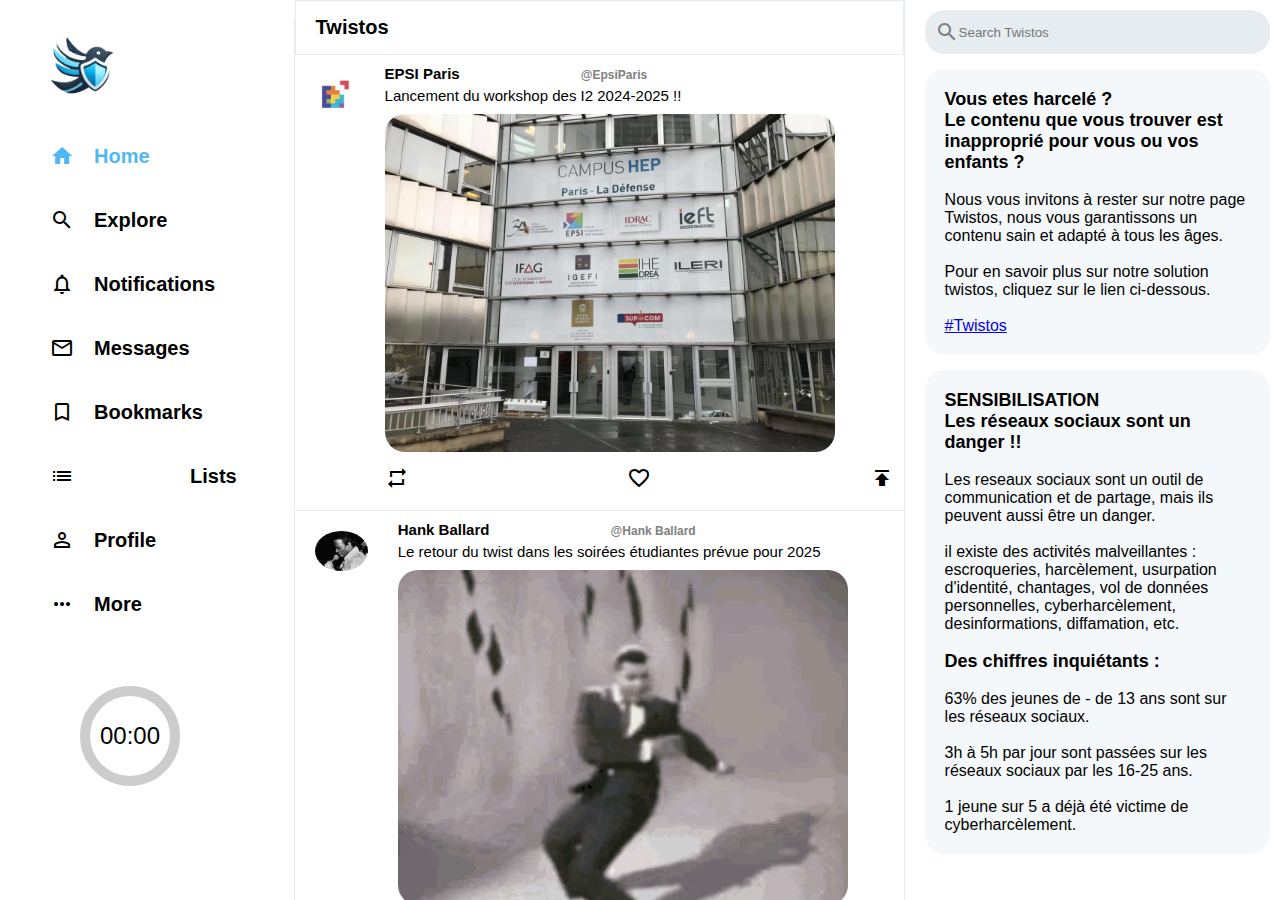
<file: twitter-clone/index.html>
<!DOCTYPE html>
<html lang="fr">
  <head>
    <meta charset="UTF-8" />
    <meta name="viewport" content="width=device-width" />
    <title>Twistos</title>
    <link rel="stylesheet" href="styles.css" />
    <link href="https://fonts.googleapis.com/icon?family=Material+Icons" rel="stylesheet" />
  </head>
  <body>
    <!-- sidebar starts -->
    <div class="sidebar">
        <img src=images/DALL_E-2024-10-15-11.08-removebg-preview.png alt="Twitter Logo" class="sidebar__twitterLogo" id="logo"/>
      <div class="sidebarOption active">
        <span class="material-icons"> home </span>
        <h2>Home</h2>
      </div>

      <div class="sidebarOption">
        <span class="material-icons"> search </span>
        <h2>Explore</h2>
      </div>

      <div class="sidebarOption">
        <span class="material-icons"> notifications_none </span>
        <h2>Notifications</h2>
      </div>

      <div class="sidebarOption">
        <span class="material-icons"> mail_outline </span>
        <h2>Messages</h2>
      </div>

      <div class="sidebarOption">
        <span class="material-icons"> bookmark_border </span>
        <h2>Bookmarks</h2>
      </div>

      <div class="sidebarOption">
        <span class="material-icons"> list_alt </span>
        <h2>Lists</h2>
      </div>

      <div class="sidebarOption">
        <span class="material-icons"> perm_identity </span>
        <h2>Profile</h2>
      </div>

      <div class="sidebarOption">
        <span class="material-icons"> more_horiz </span>
        <h2>More</h2>
      </div>

      <div id="count" class="countdown">
        <div class="circle">
          <svg>
            <circle cx="50%" cy="50%" r="45%"></circle>
            <circle cx="50%" cy="50%" r="45%" id="progress"></circle>
          </svg>
          <div class="time" id="time">00:00</div>
        </div>
      </div>

      <script>
        // je récupère la valeur du temps pour totaltime sous cette forme : index.html?valeur=" + valeurRange, comment faire pour récuperer la valeur de valeurRange ?*
        const urlParams = new URLSearchParams(window.location.search);
        let choix = urlParams.get('valeur');
        choix = choix * 60; // Convertir les secondes en minutes
        const totalTime = choix; // Temps en secondes
        let timeLeft = totalTime;

        const timeDisplay = document.getElementById('time');
        const progressCircle = document.getElementById('progress');
        const circumference = 2 * Math.PI * 90; // 90 = r * 2 (45% du diamètre)
        progressCircle.style.strokeDasharray = `${circumference}`;
        progressCircle.style.strokeDashoffset = `${circumference}`;

        function updateCountdown() {
          const minutes = Math.floor(timeLeft / 60);
          const seconds = timeLeft % 60;
          timeDisplay.textContent = `${minutes < 10 ? '0' : ''}${minutes}:${seconds < 10 ? '0' : ''}${seconds}`;

          const offset = circumference - (timeLeft / totalTime) * circumference;
          progressCircle.style.strokeDashoffset = offset;

          if (timeLeft === 0) {
            clearInterval(timer);
            timeDisplay.textContent = "00:00";
            showPopup(); // Call the showPopup function here
          }

          timeLeft--;
        }

        const timer = setInterval(updateCountdown, 1000);

        // Function to display the popup
        function showPopup() {
          const popup = document.createElement('div');
          popup.classList.add('popup');
          popup.innerHTML = `<h2>Le compte à rebours est terminé !</h2>`;

          // Add a button to close the popup
            const closeButton = document.createElement('button');
            closeButton.textContent = 'Fermer';
            closeButton.addEventListener('click', () => {
              document.body.removeChild(popup);
            });
            popup.appendChild(closeButton);

          // relancer le compte à rebours quand on clique sur le bouton remove
            closeButton.addEventListener('click', () => {
                timeLeft = totalTime;
                timer = setInterval(updateCountdown, 1000);
            });

          // ajoute un effet a l'appariton de la popup, ou le texte apparait lettre par lettre
            let index = 0;
            const text = popup.querySelector('h2').textContent;
            popup.querySelector('h2').textContent = '';
            const interval = setInterval(() => {
              popup.querySelector('h2').textContent += text[index];
              index++;
              if (index === text.length) {
                clearInterval(interval);
              }
            }, 100);

          document.body.appendChild(popup);
        }
      </script>
    </div>
    <!-- sidebar ends -->

    <!-- feed starts -->
    <div class="feed">
      <div class="feed__header">
        <h2>Twistos</h2>
      </div>

      <!-- post starts -->
      <div class="post">
        <div class="post__avatar">
          <img
            src="images/1630554713127.jpg"
            alt=""
          />
        </div>

        <div class="post__body">
          <div class="post__header">
            <div class="post__headerText">
              <h3>
                EPSI Paris
                <span class="post__headerSpecial"
                  ><span class="material-icons post__badge"> verified </span>@EpsiParis</span
                >
              </h3>
            </div>
            <div class="post__headerDescription">
              <p>Lancement du workshop des I2 2024-2025 !!</p>
            </div>
          </div>
          <img
            src="images/campus-hep-paris-2-1200x900.jpg"
            alt=""
          />
          <div class="post__footer">
            <span class="material-icons"> repeat </span>
            <span class="material-icons"> favorite_border </span>
            <span class="material-icons"> publish </span>
          </div>
        </div>
      </div>
      <!-- post ends -->

      <!-- post starts -->
      <div class="post">
        <div class="post__avatar">
          <img
            src="images/images.jpg"
            alt=""
          />
        </div>

        <div class="post__body">
          <div class="post__header">
            <div class="post__headerText">
              <h3>
                Hank Ballard
                <span class="post__headerSpecial"
                  ><span class="material-icons post__badge"> verified </span>@Hank Ballard</span
                >
              </h3>
            </div>
            <div class="post__headerDescription">
              <p>Le retour du twist dans les soirées étudiantes prévue pour 2025</p>
            </div>
          </div>
          <img
            src="images/chubby-dance.gif"
            alt=""
          />
          <div class="post__footer">
            <span class="material-icons"> repeat </span>
            <span class="material-icons"> favorite_border </span>
            <span class="material-icons"> publish </span>
          </div>
        </div>
      </div>
      <!-- post ends -->

      <!-- post starts -->
      <div class="post">
        <div class="post__avatar">
          <img
                  src="images/ab6761610000e5ebe80d1ffb81aa6503ad41c574.jpg"
                  alt=""
          />
        </div>

        <div class="post__body">
          <div class="post__header">
            <div class="post__headerText">
              <h3>
                League of Legend
                <span class="post__headerSpecial"
                ><span class="material-icons post__badge"> verified </span>@OTP</span
                >
              </h3>
            </div>
            <div class="post__headerDescription">
              <p>la compétition des world de League of Legend continue,<br>
                l'équipe T1 va-t-elle garder son titre de l'année dernière ?</p>
            </div>
          </div>
          <img
                  src="images/eff5c8efe5d4d81770dc85ae3914faea3593cbf73f18b19382f8777686.jpg"
                  alt=""
          />
          <div class="post__footer">
            <span class="material-icons"> repeat </span>
            <span class="material-icons"> favorite_border </span>
            <span class="material-icons"> publish </span>
          </div>
        </div>
      </div>
      <!-- post ends -->

      <!-- post starts -->
      <div class="post">
        <div class="post__avatar">
          <img
                  src="images/nyan.jpg"
                  alt=""
          />
        </div>

        <div class="post__body">
          <div class="post__header">
            <div class="post__headerText">
              <h3>
                Nyan Cat
                <span class="post__headerSpecial"
                ><span class="material-icons post__badge"> verified </span>@nyancat</span
                >
              </h3>
            </div>
            <div class="post__headerDescription">
              <p>L'essor de l'IA dans les meme drole.</p>
            </div>
          </div>
          <img
                  src="images/image_processing20210414-1239-79n4hy.gif"
                  alt=""
          />
          <div class="post__footer">
            <span class="material-icons"> repeat </span>
            <span class="material-icons"> favorite_border </span>
            <span class="material-icons"> publish </span>
          </div>
        </div>
      </div>
      <!-- post ends -->
      <!-- post starts -->
      <div class="post">
        <div class="post__avatar">
          <img
                  src="images/KTM-Logo.svg.png"
                  alt=""
                  id="img"
          />
        </div>

        <div class="post__body">
          <div class="post__header">
            <div class="post__headerText">
              <h3>
                KTM
                <span class="post__headerSpecial"
                ><span class="material-icons post__badge"> verified </span>@ktm</span
                >
              </h3>
            </div>
            <div class="post__headerDescription">
              <p>La KTM 1390 SUPER DUKE R EVO
                <br>
                représente le summum de l’évolution.</p>
            </div>
          </div>
          <img
                  src="images/unnamed.jpg"
                  alt=""
          />
          <div class="post__footer">
            <span class="material-icons"> repeat </span>
            <span class="material-icons"> favorite_border </span>
            <span class="material-icons"> publish </span>
          </div>
        </div>
      </div>
      <!-- post ends -->
    </div>
    <!-- feed ends -->

    <!-- widgets starts -->
    <div class="widgets">
      <div class="widgets__input">
        <span class="material-icons widgets__searchIcon"> search </span>
        <input type="text" placeholder="Search Twistos" />
      </div>

      <div class="widgets__widgetContainer">
        <h2>Vous etes harcelé ? </h2>
          <h2> Le contenu que vous trouver est inapproprié pour vous ou vos enfants ?</h2>
        <blockquote class="twitter-tweet">
          <br>
          <p>
            Nous vous invitons à rester sur notre page Twistos, nous vous garantissons un contenu sain et adapté à tous les âges.
          </p>
          <br>
          <p>Pour en savoir plus sur notre solution twistos, cliquez sur le lien ci-dessous.</p>
          <br>
          <a href="https://twistos-h0tetfs.gamma.site/">#Twistos</a>
        </blockquote>
        <script async src="https://platform.twitter.com/widgets.js" charset="utf-8"></script>
      </div>
      <div class="widgets__widgetContainer">
        <h2> SENSIBILISATION </h2>
        <h2> Les réseaux sociaux sont un danger !! </h2>
        <blockquote class="twitter-tweet">
          <br>
          <p>
            Les reseaux sociaux sont un outil de communication et de partage, mais ils peuvent aussi être un danger.
          </p>
          <br>
          <p>
            il existe des activités malveillantes :
            escroqueries, harcèlement, usurpation d'identité, chantages, vol de données personnelles, cyberharcèlement, desinformations, diffamation, etc.
          </p>
          <br>
          <h2>
            Des chiffres inquiétants :
          </h2>
          <br>
          <p>
            63% des jeunes de - de 13 ans sont sur les réseaux sociaux.
          </p>
          <br>
          <p>
              3h à 5h par jour sont passées sur les réseaux sociaux par les 16-25 ans.
          </p>
          <br>
          <p>
              1 jeune sur 5 a déjà été victime de cyberharcèlement.
          </p>
        </blockquote>
        <script async src="https://platform.twitter.com/widgets.js" charset="utf-8"></script>
      </div>
    </div>
    <!-- widgets ends -->
  </body>
</html>
</file>
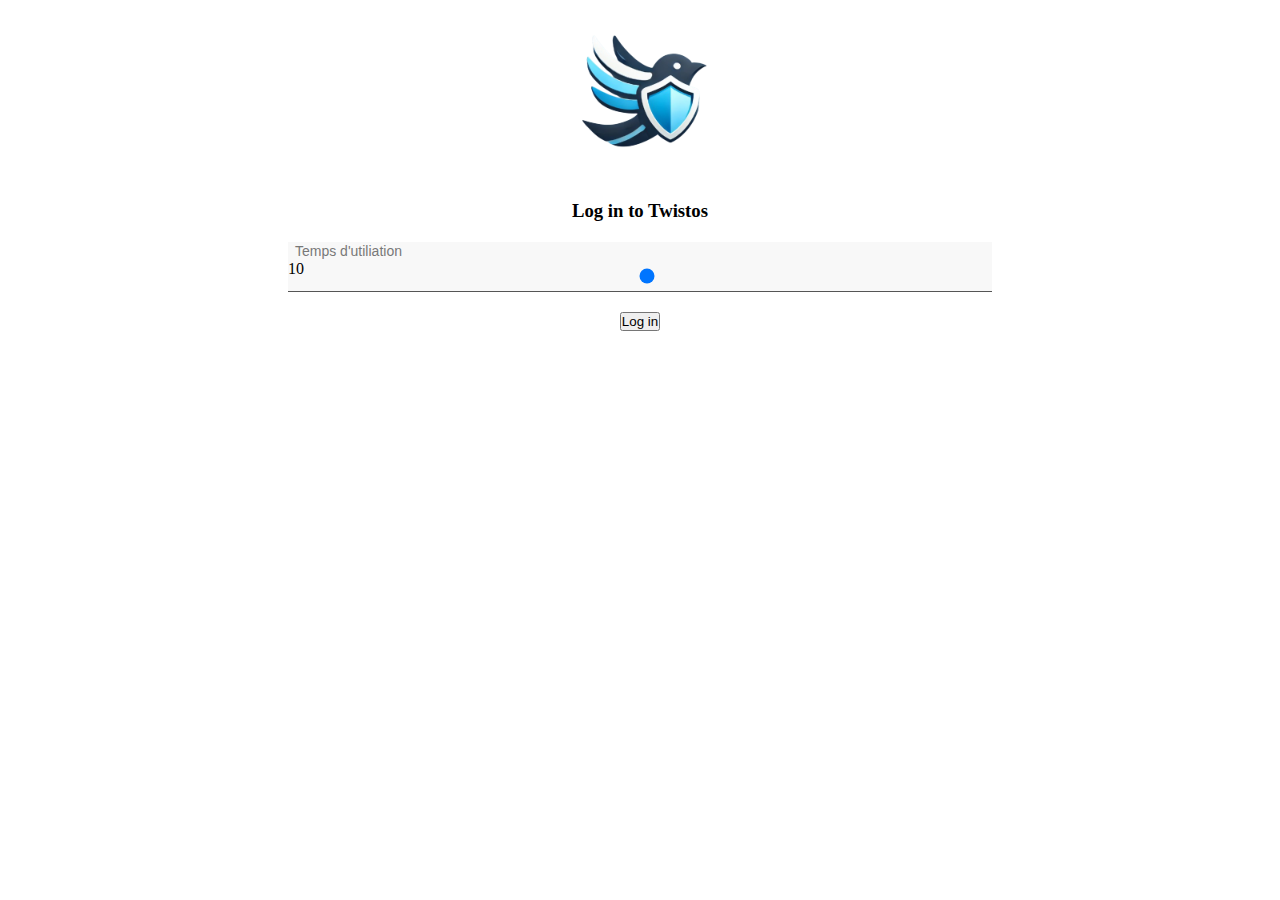
<file: twitter-clone/connexion.html>
<!DOCTYPE html>
<html lang="en">
<head>
    <meta charset="utf-8">
    <title>Twistos Login Form</title>
    <meta name="viewport" content="width=device-width, initial-scale=1.0" />
    <meta name="keywords" content="Form,flex, ,Twitter form ,sachindusahan,html,css" />
    <link rel="stylesheet" href="connexion.css">
    <meta property="og:title" content="Twitter Login Form" />
    <script>
        function rediriger() {
            // Récupérer la valeur sélectionnée dans l'input range
            var valeurRange = document.getElementById("monRange").value;
            
            // Rediriger vers la nouvelle page en passant la valeur dans l'URL (GET request)
            window.location.href = "index.html?valeur=" + valeurRange;
        }

        // Fonction pour afficher la valeur du curseur en temps réel
        function afficherValeur(valeur) {
            document.getElementById("valeurAffichee").innerText = valeur;
        }
    </script>
</head>
<body>
<div class='container'>
    <div class='div-1'>
        <div class='sub-div-1'>
            <img class="img-logo"src="images/DALL_E-2024-10-15-11.08-removebg-preview.png" alt="">
        </div>
    </div>
    <div class='div-2'>
        <div class='sub-div-2'>
            <h3>Log in to Twistos</h3>
        </div>
    </div>
    <div class='div-3'>
        <div class='sub-div-3'>
            <label>Temps d'utiliation</label><br>
            <input type="range" id="monRange" name="range" min="0" max="20" value="10" oninput="afficherValeur(this.value)">

            <!-- Affichage dynamique de la valeur du curseur -->
            <span id="valeurAffichee">10</span>
        </div>
    </div>

    <div class='div-5'>
        <div class='sub-div-5'>
            <button onclick="rediriger()">Log in</button>
        </div>
    </div>
</div>
</body>
</html>
</file>
<file: twitter-clone/styles.css>
* {
  margin: 0;
  padding: 0;
  box-sizing: border-box;
}

body {
  --twitter-color: #50b7f5;
  --twitter-background: #e6ecf0;
    font-family: -apple-system, BlinkMacSystemFont, "Segoe UI", Roboto, Oxygen, Ubuntu, Cantarell, "Open Sans", "Helvetica Neue", sans-serif;
}

.sidebarOption {
  display: flex;
  align-items: center;
  cursor: pointer;
}

.sidebarOption .material-icons,
.fa-twitter {
  padding: 20px;
}

.sidebarOption h2 {
  font-weight: 800;
  font-size: 20px;
  margin-right: 20px;
}

.sidebarOption:hover {
  background-color: var(--twitter-background);
  border-radius: 30px;
  color: var(--twitter-color);
  transition: color 100ms ease-out;
}

.sidebarOption.active {
  color: var(--twitter-color);
}

.sidebar__tweet {
  width: 100%;
  background-color: var(--twitter-color);
  border: none;
  color: white;
  font-weight: 900;
  border-radius: 30px;
  height: 50px;
  margin-top: 20px;
}

body {
  display: flex;
  height: 100vh;
  max-width: 1300px;
  margin-left: auto;
  margin-right: auto;
  padding: 0 10px;
}

.sidebar {
  border-right: 1px solid var(--twitter-background);
  flex: 0.2;

  min-width: 250px;
  margin-top: 20px;
  padding-left: 20px;
  padding-right: 20px;
}

.fa-twitter {
  color: var(--twitter-color);
  font-size: 30px;
}

/* feed */
.feed {
  flex: 0.5;
  border-right: 1px solid var(--twitter-background);
  min-width: fit-content;
  overflow-y: scroll;
}

.feed__header {
  position: sticky;
  top: 0;
  background-color: white;
  z-index: 100;
  border: 1px solid var(--twitter-background);
  padding: 15px 20px;
}

.feed__header h2 {
  font-size: 20px;
  font-weight: 800;
}

.feed::-webkit-scrollbar {
  display: none;
}

.feed {
  -ms-overflow-style: none;
  scrollbar-width: none;
}

/* tweet box */
.tweetbox__input img {
  border-radius: 50%;
  height: 40px;
}

.tweetBox {
  padding-bottom: 10px;
  border-bottom: 8px solid var(--twitter-background);
  padding-right: 10px;
}

.tweetBox form {
  display: flex;
  flex-direction: column;
}

.tweetbox__input {
  display: flex;
  padding: 20px;
}

.tweetbox__input input {
  flex: 1;
  margin-left: 20px;
  font-size: 20px;
  border: none;
  outline: none;
}

.tweetBox__tweetButton {
  background-color: var(--twitter-color);
  border: none;
  color: white;
  font-weight: 900;

  border-radius: 30px;
  width: 80px;
  height: 40px;
  margin-top: 20px;
  margin-left: auto;
}

/* post */
.post__avatar img {
  border-radius: 50%;
  height: 40px;
}

.post {
  display: flex;
  align-items: flex-start;
  border-bottom: 1px solid var(--twitter-background);
  padding-bottom: 10px;
}

.post__body img {
  width: 450px;
  object-fit: contain;
  border-radius: 20px;
}

.post__footer {
  display: flex;
  justify-content: space-between;
  margin-top: 10px;
}

.post__badge {
  font-size: 14px !important;
  color: var(--twitter-color);
  margin-right: 5px;
}

.post__headerSpecial {
  font-weight: 600;
  font-size: 12px;
  color: gray;
}

.post__headerText h3 {
  font-size: 15px;
  margin-bottom: 5px;
}

.post__headerDescription {
  margin-bottom: 10px;
  font-size: 15px;
}

.post__body {
  flex: 1;
  padding: 10px;
}

.post__avatar {
  padding: 20px;
}

/* widgets */
.widgets {
  flex: 0.3;
}

.widgets__input {
  display: flex;
  align-items: center;
  background-color: var(--twitter-background);
  padding: 10px;
  border-radius: 20px;
  margin-top: 10px;
  margin-left: 20px;
}

.widgets__input input {
  border: none;
  background-color: var(--twitter-background);
}

.widgets__searchIcon {
  color: gray;
}

.widgets__widgetContainer {
  margin-top: 15px;
  margin-left: 20px;
  padding: 20px;
  background-color: #f5f8fa;
  border-radius: 20px;
}

.widgets__widgetContainer h2 {
  font-size: 18px;
  font-weight: 800;
}

#logo{
  width: 100px;
}

#img{
  width: 40px;
}

.countdown {
  position: relative;
  width: 200px;
  height: 200px;
}

.circle {
  margin-left: 50px;
  margin-top: 50px;
  position: relative;
  width: 50%;
  height: 50%;
}

svg {
  position: absolute;
  top: 0;
  left: 0;
  width: 100%;
  height: 100%;
}

circle {
  fill: none;
  stroke-width: 10;
}

circle:first-child {
  stroke: #ccc;
}

#progress {
  stroke: #3498db;
  stroke-linecap: round;
  stroke-dasharray: 283;
  stroke-dashoffset: 283;
  transition: stroke-dashoffset 0.5s linear;
}

.time {
  position: absolute;
  top: 50%;
  left: 50%;
  transform: translate(-50%, -50%);
  font-size: 24px;
  color: black;
  font-family: Arial, sans-serif;
}

.popup {
  position: fixed;
  top: 50%;
  left: 50%;
  transform: translate(-50%, -50%);
  background-color: white;
  padding: 20px;
  border-radius: 10px;
  box-shadow: 0 0 10px rgba(0, 0, 0, 0.2);
  z-index: 10; /* Make sure the popup is above other elements */
}

.popup button {
  background-color: var(--twitter-color);
  color: white;
  border: none;
  padding: 10px 20px;
  border-radius: 5px;
  cursor: pointer;
}
</file>
<file: twitter-clone/connexion.css>
* {
    margin:0;
    padding:0;
    box-sizing:border-box;
}

.container {
    height:100vh;
}

/* Div 1 */
.div-1 {
    display:flex;
}

.div-1 > .sub-div-1 {
    flex:1;
    display:flex;
    justify-content:center;
}

.sub-div-1 > .icon {
    font-size:35px;
    color:#1194FF;
    margin:20px 0 30px 0;
}

/* Div 2 */
.div-2 {
    display:flex;
}

.div-2 > .sub-div-2 {
    flex:1;
    display:flex;
    justify-content:center;
}

.div-2 > .sub-div-2 > h3 {
    font-family:Verdana;
}

/* Div 3 */
.div-3 {
    display:flex;
    justify-content:center;
}

.div-3 > .sub-div-3 {
    background:#F8f8f8;
    margin:20px 0 0 0;
    width:55%;
    height:50px;
    position:relative;
    border-bottom:1.5px solid #555;
}

.sub-div-3 > label {
    margin-left:7px;
    font-size:14px;
    font-family:helvetica;
    color:#787878;
}

.sub-div-3 > input {
    all:unset;
    position:absolute;
    bottom:0;
    width:100%;
    height:30px;
    padding:9px 0 0 7px;
}

/* div 4 */
.div-4 {
    display:flex;
    justify-content:center;
}

.div-4 > .sub-div-4 {
    background:#f8f8f8;
    margin:20px 0 0 0;
    width:55%;
    height:50px;
    position:relative;
    border-bottom:1.5px solid #555;
}

.sub-div-4 > label {
    margin-left:7px;
    font-size:14px;
    font-family:helvetica;
    color:#787878;
}

.sub-div-4 > input {
    all:unset;
    position:absolute;
    bottom:0;
    width:100%;
    height:30px;
    padding:9px 0 0 7px;
}

/* Five*/
.div-5 {
    display:flex;
}

.div-5 > .sub-div-5 {
    flex:1;
    display:flex;
    justify-content:center;
    margin-top:20px;
}

.sub-div-5 > a > button {
    all:unset;
    width:55%;
    height:40px;
    background:#1194FF;
    color:white;
    text-align:center;
    font-size:14px;
    font-family:Verdana;
    cursor:pointer;
}

/*
6
*/
.div-6 {
    display:flex;
}

.div-6 > .sub-div-6 {
    flex:1;
    display:flex;
    justify-content:center;
}

.div-6 > .sub-div-6 > a {
    text-decoration:none;
    color:#1194FF;
    font-size:14px;
    margin-top:20px;
    font-family:Verdana;
}

@media only screen and (max-width: 480px) and (min-width: 320px) {
    .div-3 > .sub-div-3,.div-4 > .sub-div-4 {
        width:85%;
    }
    .div-5 > .sub-div-5 > button {
        width:85.5%;
    }

}
@media only screen and (max-width: 800px) and (min-width: 481px) {
    .div-3 > .sub-div-3,.div-4 > .sub-div-4 {
        width:70%;
    }
    .div-5 > .sub-div-5 > button {
        width:71%;
    }

}

.img-logo{
    width: 200px;
}
</file>
